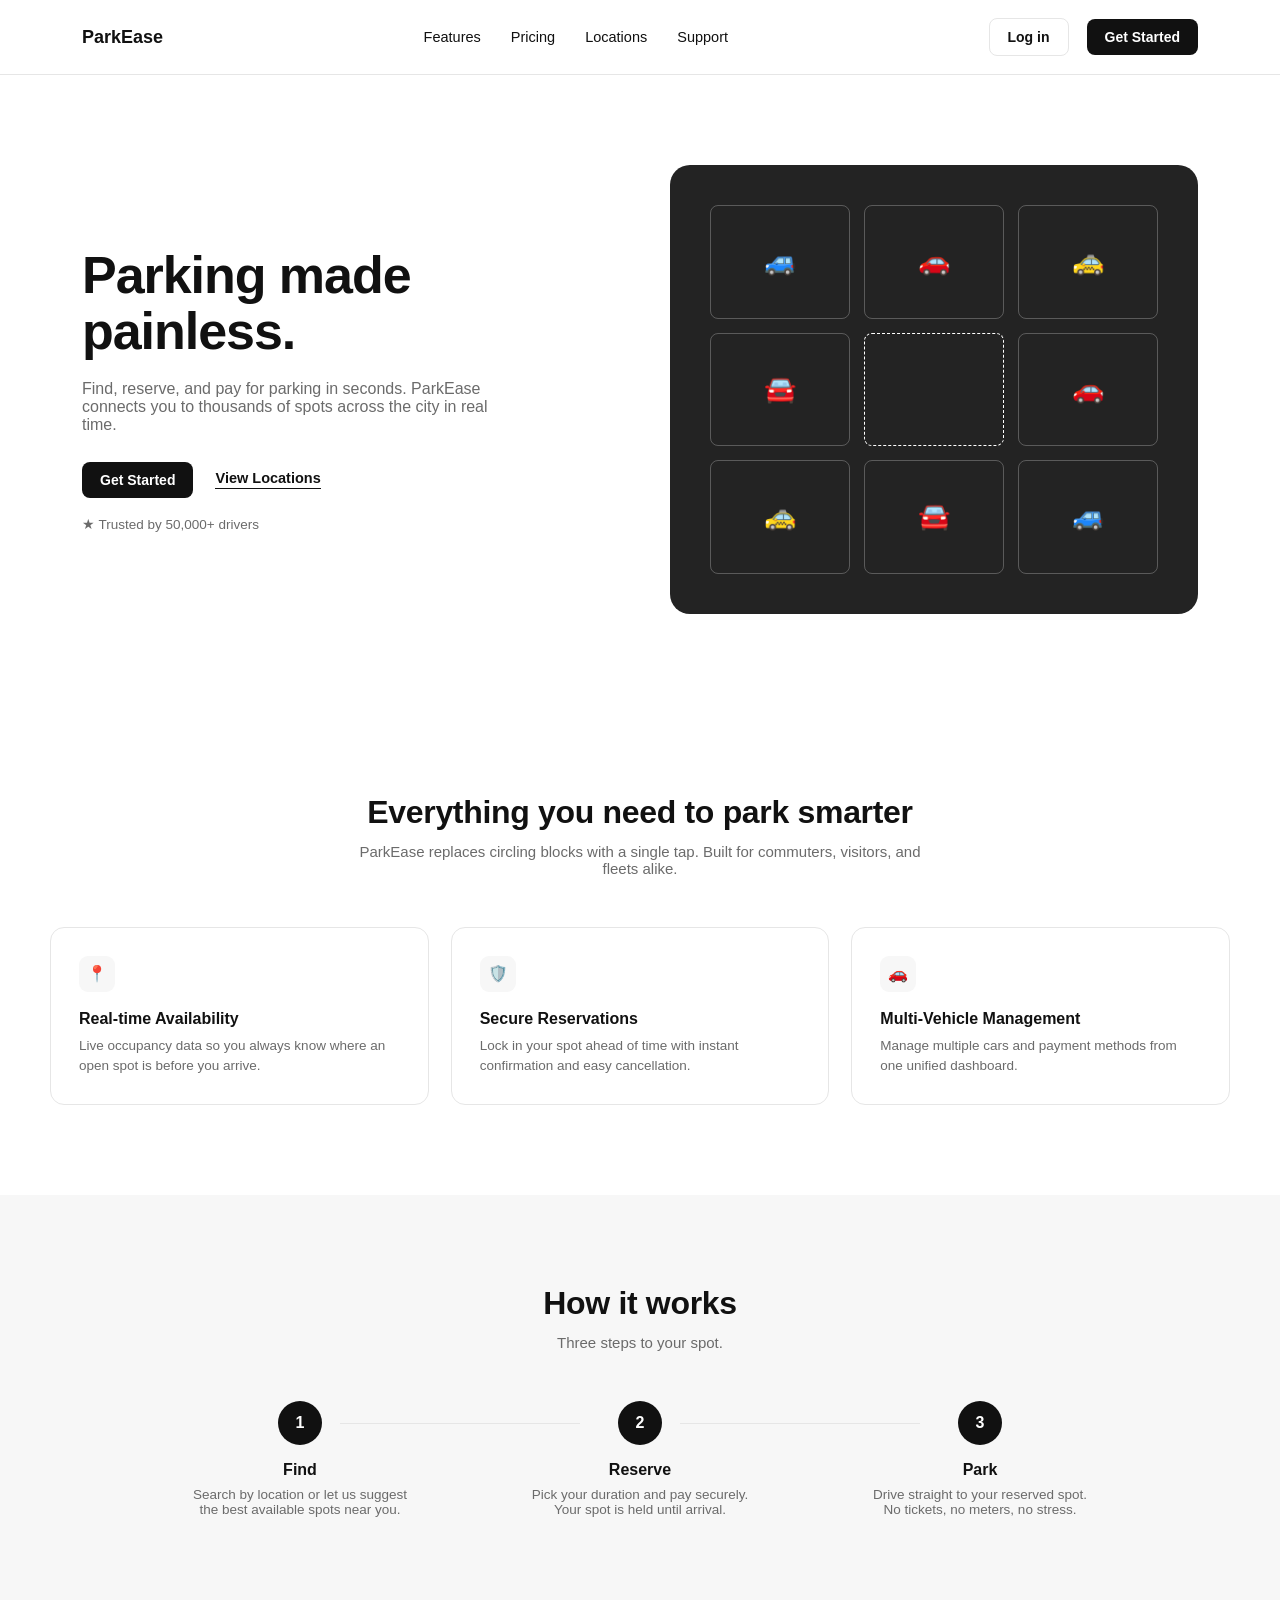
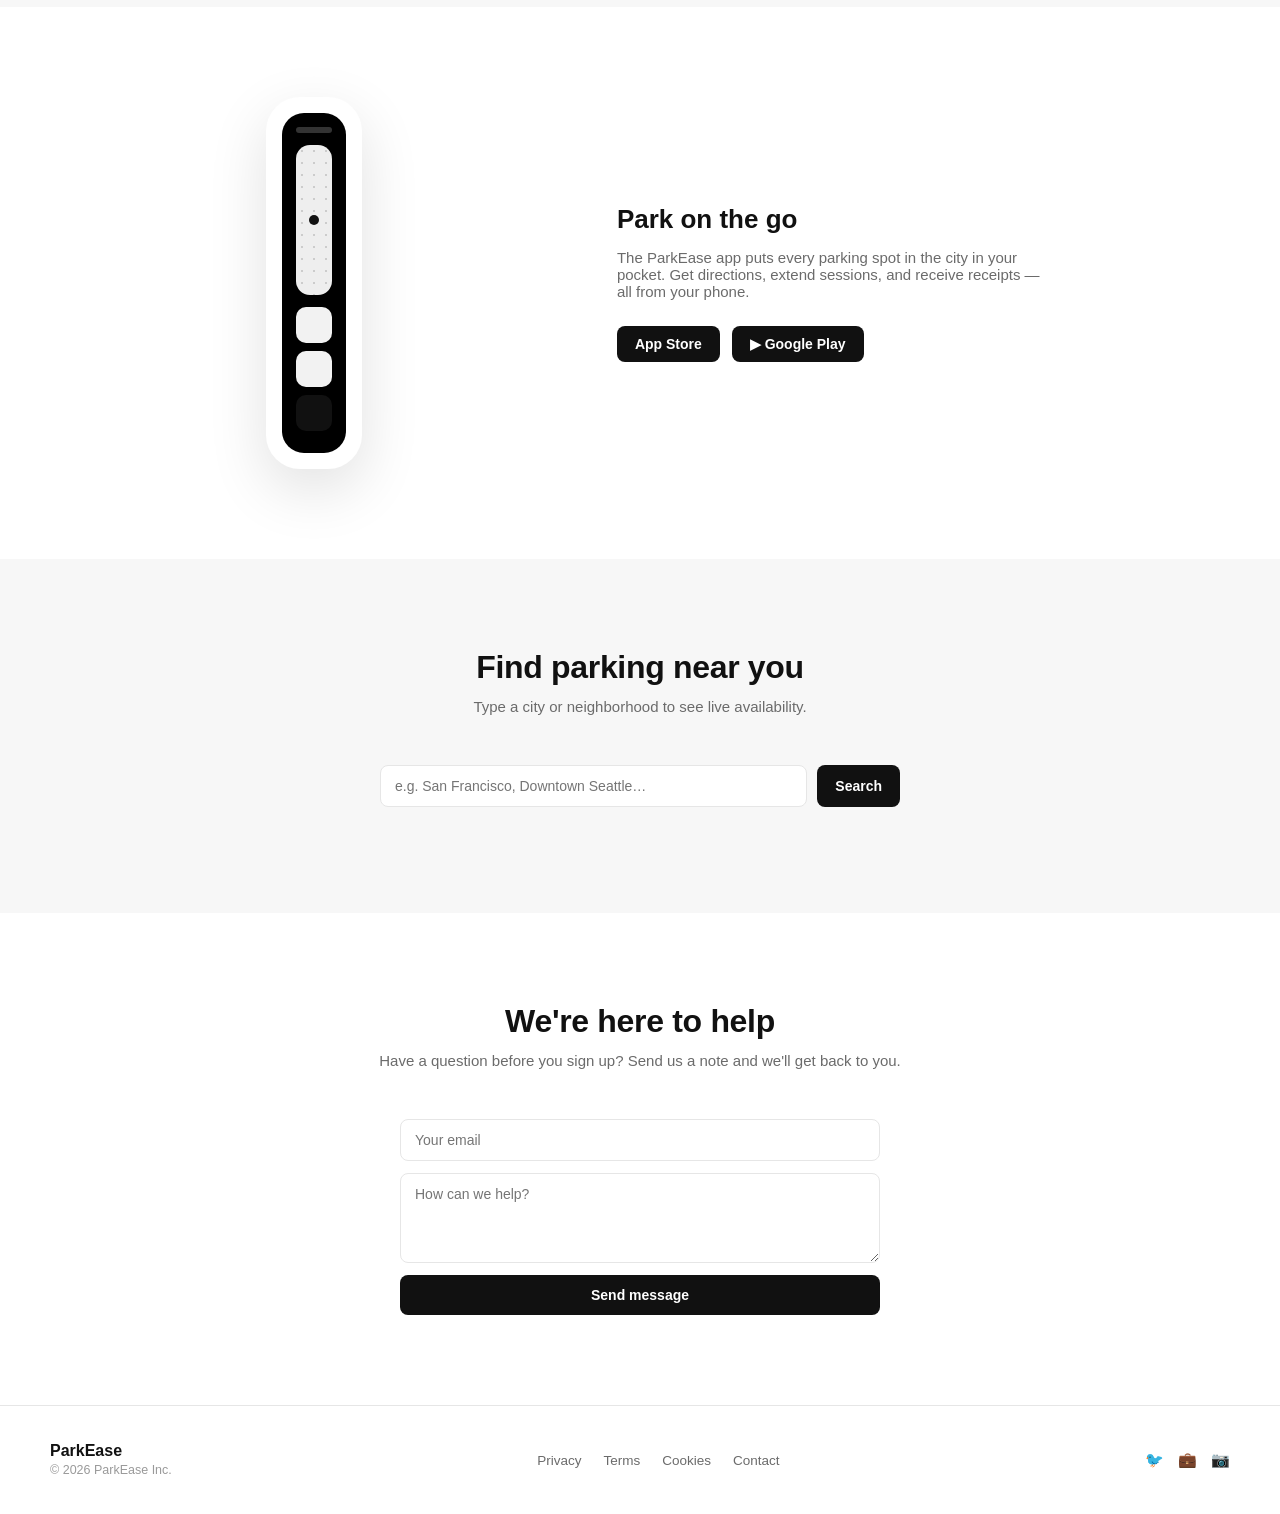
<file: index.html>
<!DOCTYPE html>
<html lang="en">
<head>
<meta charset="UTF-8" />
<meta name="viewport" content="width=device-width, initial-scale=1.0" />
<title>ParkEase — Parking made painless</title>
<style>
  :root{
    --text:#111; --muted:#6b6b6b; --faint:#9a9a9a; --border:#e6e6e6; --bg:#fff; --bg-soft:#f7f7f7;
    font-family:-apple-system,BlinkMacSystemFont,"Segoe UI",Roboto,Helvetica,Arial,sans-serif;
  }
  *{box-sizing:border-box;}
  html{scroll-behavior:smooth;}
  body{margin:0;color:var(--text);background:var(--bg);}
  a{color:inherit;text-decoration:none;}
  .wrap{max-width:1180px;margin:0 auto;padding:0 32px;}

  /* Nav */
  header.site{position:sticky;top:0;background:#fff;border-bottom:1px solid var(--border);z-index:20;}
  .navbar{display:flex;align-items:center;justify-content:space-between;padding:18px 32px;max-width:1180px;margin:0 auto;}
  .brand{font-weight:700;font-size:18px;}
  .navlinks{display:flex;gap:30px;font-size:14.5px;font-weight:500;}
  .navlinks a:hover{color:var(--muted);}
  .navcta{display:flex;align-items:center;gap:18px;}
  .btn-black{background:var(--text);color:#fff;border:none;padding:10px 18px;border-radius:8px;font-size:14px;font-weight:600;cursor:pointer;}
  .btn-black:hover{opacity:.88;}
  .btn-outline{background:#fff;border:1px solid var(--border);padding:10px 18px;border-radius:8px;font-size:14px;font-weight:600;cursor:pointer;}
  .btn-outline:hover{background:#f5f5f5;}
  .navtoggle{display:none;background:none;border:none;font-size:22px;cursor:pointer;}

  /* Hero */
  .hero{display:grid;grid-template-columns:1fr 1fr;gap:60px;align-items:center;padding:90px 32px;max-width:1180px;margin:0 auto;}
  .hero h1{font-size:52px;line-height:1.08;margin:0 0 20px;font-weight:800;letter-spacing:-0.02em;}
  .hero p{font-size:16px;color:var(--muted);max-width:420px;margin:0 0 28px;}
  .hero-cta{display:flex;align-items:center;gap:22px;margin-bottom:18px;}
  .link-underline{font-weight:600;font-size:14.5px;border-bottom:1.5px solid var(--text);padding-bottom:2px;}
  .trust{display:flex;align-items:center;gap:8px;font-size:13.5px;color:var(--muted);}

  .hero-art{background:#232323;border-radius:20px;padding:40px;aspect-ratio:1/0.85;display:grid;grid-template-columns:repeat(3,1fr);grid-template-rows:repeat(3,1fr);gap:14px;place-items:center;}
  .car-spot{width:100%;height:100%;border:1.5px solid rgba(255,255,255,.25);border-radius:8px;display:flex;align-items:center;justify-content:center;font-size:26px;}
  .car-spot.empty{border-style:dashed;}
  .car-spot.pulse{border-color:#fff;animation:pulse 2s infinite;}
  @keyframes pulse{0%,100%{opacity:1;}50%{opacity:.4;}}

  /* Sections */
  .section{padding:90px 32px;}
  .section.soft{background:var(--bg-soft);}
  .section-head{text-align:center;max-width:600px;margin:0 auto 50px;}
  .section-head h2{font-size:32px;margin:0 0 12px;font-weight:800;letter-spacing:-0.01em;}
  .section-head p{color:var(--muted);font-size:15px;margin:0;}

  .feature-grid{display:grid;grid-template-columns:repeat(3,1fr);gap:22px;max-width:1180px;margin:0 auto;}
  .feature-card{background:#fff;border:1px solid var(--border);border-radius:14px;padding:28px;}
  .feature-ic{width:36px;height:36px;border-radius:9px;background:var(--bg-soft);display:flex;align-items:center;justify-content:center;font-size:16px;margin-bottom:18px;}
  .feature-card h3{font-size:16px;margin:0 0 8px;}
  .feature-card p{font-size:13.5px;color:var(--muted);margin:0;line-height:1.5;}

  .steps{display:flex;justify-content:space-between;max-width:1000px;margin:0 auto;gap:20px;}
  .step{flex:1;text-align:center;position:relative;}
  .step-num{width:44px;height:44px;border-radius:50%;background:var(--text);color:#fff;display:flex;align-items:center;justify-content:center;font-weight:700;margin:0 auto 16px;}
  .step h4{margin:0 0 8px;font-size:16px;}
  .step p{font-size:13.5px;color:var(--muted);margin:0;max-width:230px;margin:0 auto;}
  .step-line{position:absolute;top:22px;left:calc(50% + 40px);right:calc(-50% + 40px);height:1px;background:var(--border);}
  .step:last-child .step-line{display:none;}

  .app-promo{display:grid;grid-template-columns:0.8fr 1fr;gap:70px;align-items:center;max-width:1180px;margin:0 auto;padding:0 32px;}
  .phone-mock{background:#fff;border-radius:34px;box-shadow:0 20px 60px rgba(0,0,0,.12);padding:16px;max-width:280px;margin:0 auto;}
  .phone-screen{background:#000;border-radius:22px;padding:14px;}
  .phone-notch{width:36px;height:6px;background:#333;border-radius:4px;margin:0 auto 12px;}
  .phone-map{background:#eee;border-radius:14px;height:150px;margin-bottom:12px;background-image:radial-gradient(circle,#ccc 1px,transparent 1px);background-size:12px 12px;position:relative;}
  .phone-map .dot{position:absolute;top:50%;left:50%;width:10px;height:10px;border-radius:50%;background:#111;transform:translate(-50%,-50%);}
  .phone-bar{height:36px;background:#f2f2f2;border-radius:10px;margin-bottom:8px;}
  .phone-bar.dark{background:#111;}
  .app-promo h3{font-size:26px;margin:0 0 14px;}
  .app-promo p{color:var(--muted);font-size:15px;margin:0 0 26px;max-width:440px;}
  .store-row{display:flex;gap:12px;}
  .store-btn{display:flex;align-items:center;gap:8px;background:var(--text);color:#fff;padding:10px 18px;border-radius:8px;font-size:14px;font-weight:600;cursor:pointer;border:none;}

  footer.site{border-top:1px solid var(--border);padding:36px 32px;}
  .footer-row{display:flex;justify-content:space-between;align-items:center;max-width:1180px;margin:0 auto;flex-wrap:wrap;gap:16px;}
  .footer-links{display:flex;gap:22px;font-size:13.5px;color:var(--muted);}
  .footer-social{display:flex;gap:14px;font-size:15px;color:var(--muted);}
  .footer-brand b{display:block;}
  .footer-brand span{font-size:12.5px;color:var(--faint);}

  /* Get Started modal (lightweight signup teaser) */
  .modal-overlay{position:fixed;inset:0;background:rgba(0,0,0,.4);display:none;align-items:center;justify-content:center;z-index:60;}
  .modal-overlay.show{display:flex;}
  .modal{background:#fff;border-radius:14px;padding:26px;max-width:380px;width:100%;text-align:center;}
  .modal h3{margin:0 0 8px;}
  .modal p{color:var(--muted);font-size:13.5px;margin:0 0 18px;}
  .modal .row{display:flex;gap:10px;}
  .modal .row button{flex:1;padding:10px;border-radius:8px;font-weight:600;font-size:13.5px;cursor:pointer;}
  .modal .row .primary{background:var(--text);color:#fff;border:none;}
  .modal .row .secondary{background:#fff;border:1px solid var(--border);}

  @media(max-width:860px){
    .navlinks{display:none;}
    .hero{grid-template-columns:1fr;padding:60px 22px;}
    .hero h1{font-size:38px;}
    .feature-grid{grid-template-columns:1fr;}
    .steps{flex-direction:column;gap:34px;}
    .step-line{display:none;}
    .app-promo{grid-template-columns:1fr;text-align:center;}
    .section{padding:60px 22px;}
  }
</style>
</head>
<body>

<header class="site">
  <div class="navbar">
    <div class="brand">ParkEase</div>
    <nav class="navlinks">
      <a href="#features">Features</a>
      <a href="#pricing">Pricing</a>
      <a href="#locations">Locations</a>
      <a href="#support">Support</a>
    </nav>
    <div class="navcta">
      <a href="login.html" class="btn-outline">Log in</a>
      <button class="btn-black" onclick="openModal('getStartedModal')">Get Started</button>
    </div>
  </div>
</header>

<section class="hero">
  <div>
    <h1>Parking made<br>painless.</h1>
    <p>Find, reserve, and pay for parking in seconds. ParkEase connects you to thousands of spots across the city in real time.</p>
    <div class="hero-cta">
      <button class="btn-black" onclick="openModal('getStartedModal')">Get Started</button>
      <a href="#locations" class="link-underline">View Locations</a>
    </div>
    <div class="trust">★ Trusted by 50,000+ drivers</div>
  </div>
  <div class="hero-art" id="heroArt"></div>
</section>

<section class="section" id="features">
  <div class="section-head">
    <h2>Everything you need to park smarter</h2>
    <p>ParkEase replaces circling blocks with a single tap. Built for commuters, visitors, and fleets alike.</p>
  </div>
  <div class="feature-grid">
    <div class="feature-card">
      <div class="feature-ic">📍</div>
      <h3>Real-time Availability</h3>
      <p>Live occupancy data so you always know where an open spot is before you arrive.</p>
    </div>
    <div class="feature-card">
      <div class="feature-ic">🛡️</div>
      <h3>Secure Reservations</h3>
      <p>Lock in your spot ahead of time with instant confirmation and easy cancellation.</p>
    </div>
    <div class="feature-card">
      <div class="feature-ic">🚗</div>
      <h3>Multi-Vehicle Management</h3>
      <p>Manage multiple cars and payment methods from one unified dashboard.</p>
    </div>
  </div>
</section>

<section class="section soft" id="how">
  <div class="section-head">
    <h2>How it works</h2>
    <p>Three steps to your spot.</p>
  </div>
  <div class="steps">
    <div class="step"><div class="step-line"></div><div class="step-num">1</div><h4>Find</h4><p>Search by location or let us suggest the best available spots near you.</p></div>
    <div class="step"><div class="step-line"></div><div class="step-num">2</div><h4>Reserve</h4><p>Pick your duration and pay securely. Your spot is held until arrival.</p></div>
    <div class="step"><div class="step-line"></div><div class="step-num">3</div><h4>Park</h4><p>Drive straight to your reserved spot. No tickets, no meters, no stress.</p></div>
  </div>
</section>

<section class="section" id="pricing">
  <div class="app-promo">
    <div class="phone-mock">
      <div class="phone-screen">
        <div class="phone-notch"></div>
        <div class="phone-map"><div class="dot" id="phoneDot"></div></div>
        <div class="phone-bar"></div>
        <div class="phone-bar"></div>
        <div class="phone-bar dark"></div>
      </div>
    </div>
    <div>
      <h3>Park on the go</h3>
      <p>The ParkEase app puts every parking spot in the city in your pocket. Get directions, extend sessions, and receive receipts — all from your phone.</p>
      <div class="store-row">
        <button class="store-btn" onclick="alert('The App Store listing isn\'t live yet — check back soon!')"> App Store</button>
        <button class="store-btn" onclick="alert('The Google Play listing isn\'t live yet — check back soon!')">▶ Google Play</button>
      </div>
    </div>
  </div>
</section>

<section class="section soft" id="locations">
  <div class="section-head">
    <h2>Find parking near you</h2>
    <p>Type a city or neighborhood to see live availability.</p>
  </div>
  <div style="max-width:520px;margin:0 auto;display:flex;gap:10px;">
    <input id="locSearch" type="text" placeholder="e.g. San Francisco, Downtown Seattle…" style="flex:1;padding:12px 14px;border:1px solid var(--border);border-radius:8px;font-size:14px;">
    <button class="btn-black" onclick="searchLocation()">Search</button>
  </div>
  <p id="locResult" style="text-align:center;color:var(--muted);font-size:13.5px;margin-top:16px;"></p>
</section>

<section class="section" id="support">
  <div class="section-head">
    <h2>We're here to help</h2>
    <p>Have a question before you sign up? Send us a note and we'll get back to you.</p>
  </div>
  <form style="max-width:480px;margin:0 auto;display:flex;flex-direction:column;gap:12px;" onsubmit="submitSupport(event)">
    <input required type="email" placeholder="Your email" style="padding:12px 14px;border:1px solid var(--border);border-radius:8px;font-size:14px;">
    <textarea required placeholder="How can we help?" rows="4" style="padding:12px 14px;border:1px solid var(--border);border-radius:8px;font-size:14px;font-family:inherit;"></textarea>
    <button class="btn-black" type="submit" style="padding:12px;">Send message</button>
  </form>
</section>

<footer class="site">
  <div class="footer-row">
    <div class="footer-brand"><b>ParkEase</b><span>© 2026 ParkEase Inc.</span></div>
    <div class="footer-links">
      <a href="#" onclick="alert('Privacy policy page coming soon.');return false;">Privacy</a>
      <a href="#" onclick="alert('Terms page coming soon.');return false;">Terms</a>
      <a href="#" onclick="alert('Cookie policy coming soon.');return false;">Cookies</a>
      <a href="#support">Contact</a>
    </div>
    <div class="footer-social">
      <span title="Twitter">🐦</span><span title="LinkedIn">💼</span><span title="Instagram">📷</span>
    </div>
  </div>
</footer>

<div class="modal-overlay" id="getStartedModal">
  <div class="modal">
    <h3>Let's get you parked</h3>
    <p>Create a free ParkEase account to reserve your first spot.</p>
    <div class="row">
      <button class="secondary" onclick="closeModal('getStartedModal')">Not now</button>
      <button class="primary" onclick="window.location.href='signup.html'">Create account</button>
    </div>
  </div>
</div>

<script>
  // Hero art: build a little lot grid, one pulsing "open" spot
  (function(){
    const cars = ["🚙","🚗","🚕","🚘"];
    const art = document.getElementById("heroArt");
    for (let i=0;i<9;i++){
      const cell = document.createElement("div");
      const isEmpty = i === 4; // center spot open
      cell.className = "car-spot" + (isEmpty ? " empty pulse" : "");
      cell.textContent = isEmpty ? "" : cars[i % cars.length];
      art.appendChild(cell);
    }
  })();

  function openModal(id){ document.getElementById(id).classList.add("show"); }
  function closeModal(id){ document.getElementById(id).classList.remove("show"); }
  document.querySelectorAll(".modal-overlay").forEach(ov=>{
    ov.addEventListener("click", e=>{ if(e.target===ov) ov.classList.remove("show"); });
  });

  function searchLocation(){
    const q = document.getElementById("locSearch").value.trim();
    const result = document.getElementById("locResult");
    if(!q){ result.textContent = "Enter a city or neighborhood to search."; return; }
    // Placeholder result until this is wired to a real locations API/backend
    const spots = Math.floor(Math.random()*40)+5;
    result.textContent = `${spots} open spots found near "${q}". Sign up to reserve one.`;
  }

  function submitSupport(e){
    e.preventDefault();
    alert("Thanks — we'll get back to you within one business day.");
    e.target.reset();
  }
</script>
</body>
</html>
</file>
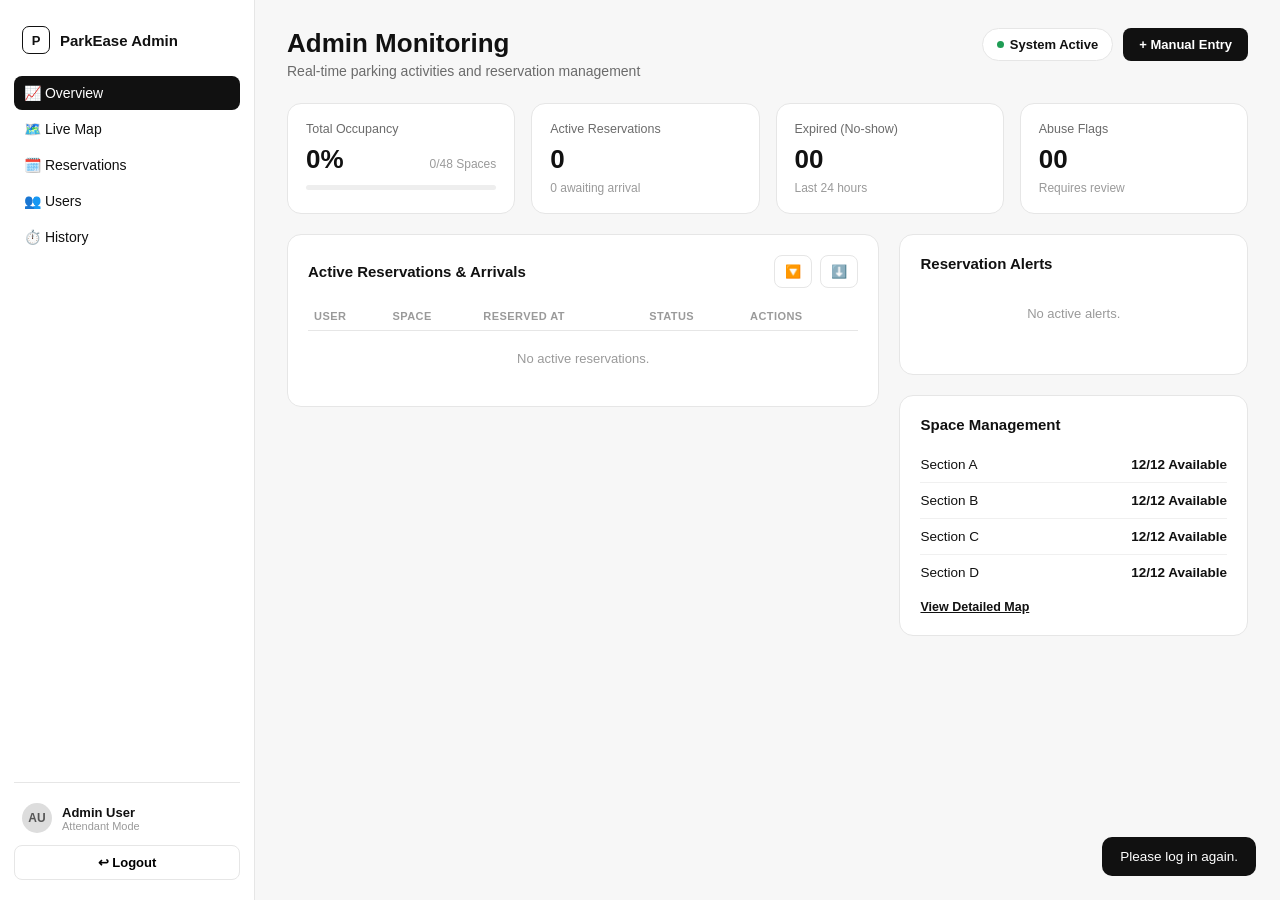
<file: dashboard.html>
<!DOCTYPE html>
<html lang="en">
<head>
<meta charset="UTF-8" />
<meta name="viewport" content="width=device-width, initial-scale=1.0" />
<title>Admin Monitoring · ParkEase Admin</title>
<style>
  :root{
    --bg:#f7f7f7; --card:#ffffff; --border:#e6e6e6; --text:#111; --muted:#6b6b6b; --faint:#9a9a9a;
    --black:#111; --green:#1f9d55; --green-bg:#eafbf0; --red:#d64545; --red-bg:#fdecec;
    --occupied:#111; --reserved:#f2b134; --available:#dcefe0;
    font-family:-apple-system,BlinkMacSystemFont,"Segoe UI",Roboto,Helvetica,Arial,sans-serif;
  }
  *{box-sizing:border-box;}
  body{margin:0;background:var(--bg);color:var(--text);display:flex;min-height:100vh;}

  /* Sidebar */
  #sidebar{width:255px;background:#fff;border-right:1px solid var(--border);display:flex;flex-direction:column;padding:20px 14px;flex-shrink:0;}
  .brand{display:flex;align-items:center;gap:10px;padding:6px 8px 22px;font-weight:700;font-size:15px;}
  .brand .logo{width:28px;height:28px;border:1.5px solid var(--text);border-radius:7px;display:flex;align-items:center;justify-content:center;font-size:13px;}
  nav.navlist{display:flex;flex-direction:column;gap:2px;}
  .navitem{display:flex;align-items:center;gap:10px;padding:9px 10px;border-radius:8px;font-size:14px;font-weight:500;color:var(--text);cursor:pointer;user-select:none;}
  .navitem:hover{background:#f2f2f2;}
  .navitem.active{background:var(--black);color:#fff;}
  .navitem .ic{width:16px;text-align:center;}
  .sidebar-bottom{margin-top:auto;border-top:1px solid var(--border);padding-top:14px;}
  .user-row{display:flex;align-items:center;gap:10px;padding:6px 8px 12px;}
  .avatar{width:30px;height:30px;border-radius:50%;background:#ddd;flex-shrink:0;display:flex;align-items:center;justify-content:center;font-size:12px;font-weight:600;color:#555;}
  .user-row .name{font-size:13px;font-weight:600;}
  .user-row .role{font-size:11px;color:var(--faint);}
  .logout-btn{width:100%;padding:9px;border:1px solid var(--border);background:#fff;border-radius:8px;font-size:13px;font-weight:600;cursor:pointer;display:flex;align-items:center;justify-content:center;gap:6px;}
  .logout-btn:hover{background:#f5f5f5;}

  /* Main */
  #main{flex:1;padding:28px 32px;overflow-x:hidden;}
  .page-header{display:flex;justify-content:space-between;align-items:flex-start;margin-bottom:24px;flex-wrap:wrap;gap:14px;}
  .page-header h1{margin:0 0 4px;font-size:26px;}
  .page-header p{margin:0;color:var(--muted);font-size:14px;}
  .header-actions{display:flex;align-items:center;gap:10px;}
  .pill{display:inline-flex;align-items:center;gap:6px;padding:8px 14px;border-radius:20px;font-size:13px;font-weight:600;border:1px solid var(--border);background:#fff;cursor:pointer;}
  .pill .dot{width:7px;height:7px;border-radius:50%;background:var(--green);}
  .pill.inactive .dot{background:var(--red);}
  .btn-black{background:var(--black);color:#fff;border:none;padding:9px 16px;border-radius:8px;font-size:13px;font-weight:600;cursor:pointer;display:inline-flex;align-items:center;gap:6px;}
  .btn-black:hover{opacity:.88;}
  .btn-ghost{background:#fff;border:1px solid var(--border);padding:8px 10px;border-radius:8px;cursor:pointer;font-size:13px;}
  .btn-ghost:hover{background:#f5f5f5;}
  .btn-text{background:none;border:none;color:var(--text);font-weight:600;font-size:12.5px;cursor:pointer;text-decoration:underline;padding:0;}

  section.page{display:none;}
  section.page.active{display:block;}

  /* Stat cards */
  .stat-grid{display:grid;grid-template-columns:repeat(4,1fr);gap:16px;margin-bottom:20px;}
  .stat-card{background:var(--card);border:1px solid var(--border);border-radius:14px;padding:18px;}
  .stat-label{font-size:12.5px;color:var(--muted);margin-bottom:8px;}
  .stat-value{font-size:26px;font-weight:700;display:flex;align-items:baseline;justify-content:space-between;}
  .stat-value .sub{font-size:12px;color:var(--faint);font-weight:400;}
  .stat-note{font-size:12px;color:var(--faint);margin-top:6px;}
  .bar-track{margin-top:10px;height:5px;border-radius:4px;background:#eee;overflow:hidden;}
  .bar-fill{height:100%;background:var(--black);}

  /* content grid */
  .grid-2col{display:grid;grid-template-columns:1.7fr 1fr;gap:20px;align-items:start;}
  .card{background:var(--card);border:1px solid var(--border);border-radius:14px;padding:20px;}
  .card-head{display:flex;justify-content:space-between;align-items:center;margin-bottom:14px;}
  .card-head h3{margin:0;font-size:15px;}
  .card-head-actions{display:flex;gap:8px;}

  table{width:100%;border-collapse:collapse;font-size:13.5px;}
  thead th{text-align:left;font-size:11px;letter-spacing:.04em;text-transform:uppercase;color:var(--faint);font-weight:600;padding:8px 6px;border-bottom:1px solid var(--border);}
  tbody td{padding:12px 6px;border-bottom:1px solid #f0f0f0;vertical-align:middle;}
  tbody tr:last-child td{border-bottom:none;}
  .userrow{display:flex;align-items:center;gap:10px;}
  .status-pill{display:inline-block;padding:4px 10px;border-radius:20px;font-size:12px;font-weight:600;}
  .status-pill.confirmed{background:var(--black);color:#fff;}
  .status-pill.awaiting{background:#eee;color:#444;}
  .status-pill.expired{background:var(--red-bg);color:var(--red);}
  .status-pill.cancelled{background:#eee;color:#999;}
  .status-pill.available{background:var(--green-bg);color:var(--green);}
  .link-action{color:var(--text);font-weight:600;font-size:13px;text-decoration:underline;cursor:pointer;background:none;border:none;padding:0;}

  .alert-item{display:flex;gap:10px;padding:12px 0;border-bottom:1px solid #f0f0f0;}
  .alert-item:last-child{border-bottom:none;}
  .alert-ic{width:26px;height:26px;border-radius:50%;background:#fdf3e0;color:#b8860b;display:flex;align-items:center;justify-content:center;flex-shrink:0;font-size:13px;}
  .alert-ic.info{background:#eaf1fb;color:#2a6fce;}
  .alert-title{font-weight:700;font-size:13.5px;margin-bottom:2px;}
  .alert-text{font-size:12.5px;color:var(--muted);margin-bottom:8px;}
  .alert-actions{display:flex;gap:8px;}
  .alert-actions button{font-size:12px;padding:6px 10px;border-radius:7px;border:1px solid var(--border);background:#fff;cursor:pointer;font-weight:600;}
  .alert-actions button:hover{background:#f5f5f5;}
  .alert-time{font-size:11px;color:var(--faint);}

  .space-row{display:flex;justify-content:space-between;align-items:center;padding:10px 0;border-bottom:1px solid #f0f0f0;font-size:13.5px;}
  .space-row:last-of-type{border-bottom:none;}
  .space-row b{font-weight:700;}

  /* live map */
  .map-legend{display:flex;gap:18px;margin-bottom:16px;font-size:13px;}
  .legend-item{display:flex;align-items:center;gap:6px;}
  .legend-swatch{width:13px;height:13px;border-radius:4px;}
  .map-section{margin-bottom:22px;}
  .map-section h4{font-size:13px;text-transform:uppercase;letter-spacing:.04em;color:var(--muted);margin:0 0 10px;}
  .space-grid{display:grid;grid-template-columns:repeat(12,1fr);gap:6px;}
  .space-cell{aspect-ratio:1;border-radius:6px;display:flex;align-items:center;justify-content:center;font-size:10px;font-weight:700;cursor:pointer;color:#fff;border:1px solid rgba(0,0,0,.05);}
  .space-cell.available{background:var(--available);color:#1f9d55;}
  .space-cell.occupied{background:var(--occupied);}
  .space-cell.reserved{background:var(--reserved);color:#5a4300;}
  .space-cell:hover{outline:2px solid #111;outline-offset:1px;}

  /* filter bar */
  .filter-bar{display:flex;gap:10px;margin-bottom:16px;flex-wrap:wrap;}
  .filter-bar select, .filter-bar input{padding:8px 10px;border-radius:8px;border:1px solid var(--border);font-size:13px;}

  /* modal */
  .modal-overlay{position:fixed;inset:0;background:rgba(0,0,0,.4);display:none;align-items:center;justify-content:center;z-index:50;}
  .modal-overlay.show{display:flex;}
  .modal{background:#fff;border-radius:14px;padding:24px;width:100%;max-width:420px;max-height:88vh;overflow:auto;}
  .modal h3{margin:0 0 14px;font-size:17px;}
  .modal .field{margin-bottom:12px;}
  .modal label{display:block;font-size:12.5px;font-weight:600;margin-bottom:5px;}
  .modal input, .modal select{width:100%;padding:9px 10px;border:1px solid var(--border);border-radius:8px;font-size:13.5px;}
  .modal-actions{display:flex;gap:10px;margin-top:18px;}
  .modal-actions button{flex:1;padding:10px;border-radius:8px;font-size:13.5px;font-weight:600;cursor:pointer;}
  .modal-actions .cancel{background:#fff;border:1px solid var(--border);}
  .modal-actions .confirm{background:var(--black);color:#fff;border:none;}

  .toast{position:fixed;bottom:24px;right:24px;background:#111;color:#fff;padding:12px 18px;border-radius:10px;font-size:13.5px;z-index:60;opacity:0;transform:translateY(10px);transition:.2s;pointer-events:none;}
  .toast.show{opacity:1;transform:translateY(0);}

  .empty{color:var(--faint);font-size:13px;padding:20px 0;text-align:center;}

  @media(max-width:900px){
    .stat-grid{grid-template-columns:repeat(2,1fr);}
    .grid-2col{grid-template-columns:1fr;}
    .space-grid{grid-template-columns:repeat(8,1fr);}
  }
</style>
</head>
<body>

<div id="sidebar">
  <div class="brand"><span class="logo">P</span> ParkEase Admin</div>
  <nav class="navlist">
    <div class="navitem active" data-section="overview">📈 Overview</div>
    <div class="navitem" data-section="map">🗺️ Live Map</div>
    <div class="navitem" data-section="reservations">🗓️ Reservations</div>
    <div class="navitem" data-section="users">👥 Users</div>
    <div class="navitem" data-section="history">⏱️ History</div>
  </nav>
  <div class="sidebar-bottom">
    <div class="user-row">
      <div class="avatar">AU</div>
      <div>
        <div class="name">Admin User</div>
        <div class="role">Attendant Mode</div>
      </div>
    </div>
    <button class="logout-btn" onclick="if(confirm('Log out?')) window.location.href='login.html'">↩ Logout</button>
  </div>
</div>

<div id="main">

  <!-- OVERVIEW -->
  <section class="page active" id="page-overview">
    <div class="page-header">
      <div>
        <h1>Admin Monitoring</h1>
        <p>Real-time parking activities and reservation management</p>
      </div>
      <div class="header-actions">
        <div class="pill" id="systemPill" onclick="toggleSystem()"><span class="dot"></span> <span id="systemPillText">System Active</span></div>
        <button class="btn-black" onclick="openManualEntry()">+ Manual Entry</button>
      </div>
    </div>

    <div class="stat-grid">
      <div class="stat-card">
        <div class="stat-label">Total Occupancy</div>
        <div class="stat-value"><span id="statOccPct">–</span> <span class="sub" id="statOccFrac"></span></div>
        <div class="bar-track"><div class="bar-fill" id="statOccBar" style="width:0%"></div></div>
      </div>
      <div class="stat-card">
        <div class="stat-label">Active Reservations</div>
        <div class="stat-value" id="statActive">–</div>
        <div class="stat-note" id="statActiveNote"></div>
      </div>
      <div class="stat-card">
        <div class="stat-label">Expired (No-show)</div>
        <div class="stat-value" id="statExpired">–</div>
        <div class="stat-note">Last 24 hours</div>
      </div>
      <div class="stat-card">
        <div class="stat-label">Abuse Flags</div>
        <div class="stat-value" id="statFlags">–</div>
        <div class="stat-note">Requires review</div>
      </div>
    </div>

    <div class="grid-2col">
      <div class="card">
        <div class="card-head">
          <h3>Active Reservations &amp; Arrivals</h3>
          <div class="card-head-actions">
            <button class="btn-ghost" title="Filter" onclick="document.getElementById('overviewFilterRow').classList.toggle('show')">🔽</button>
            <button class="btn-ghost" title="Export CSV" onclick="exportCSV()">⬇️</button>
          </div>
        </div>
        <div id="overviewFilterRow" class="filter-bar" style="display:none;">
          <select id="overviewStatusFilter" onchange="renderOverviewTable()">
            <option value="all">All statuses</option>
            <option value="confirmed">Confirmed</option>
            <option value="awaiting">Awaiting Arrival</option>
          </select>
        </div>
        <table>
          <thead><tr><th>User</th><th>Space</th><th>Reserved At</th><th>Status</th><th>Actions</th></tr></thead>
          <tbody id="overviewTableBody"></tbody>
        </table>
      </div>

      <div>
        <div class="card" style="margin-bottom:20px;">
          <div class="card-head"><h3>Reservation Alerts</h3></div>
          <div id="alertsList"></div>
        </div>
        <div class="card">
          <div class="card-head"><h3>Space Management</h3></div>
          <div id="spaceMgmtList"></div>
          <button class="btn-text" style="margin-top:10px;" onclick="goTo('map')">View Detailed Map</button>
        </div>
      </div>
    </div>
  </section>

  <!-- LIVE MAP -->
  <section class="page" id="page-map">
    <div class="page-header">
      <div><h1>Live Map</h1><p>Click a space to release, reserve, or view details</p></div>
      <div class="header-actions"><button class="btn-black" onclick="openManualEntry()">+ Manual Entry</button></div>
    </div>
    <div class="card">
      <div class="map-legend">
        <div class="legend-item"><span class="legend-swatch" style="background:var(--available)"></span> Available</div>
        <div class="legend-item"><span class="legend-swatch" style="background:var(--reserved)"></span> Reserved</div>
        <div class="legend-item"><span class="legend-swatch" style="background:var(--occupied)"></span> Occupied</div>
      </div>
      <div id="mapSections"></div>
    </div>
  </section>

  <!-- RESERVATIONS -->
  <section class="page" id="page-reservations">
    <div class="page-header">
      <div><h1>Reservations</h1><p>All reservations, current and past</p></div>
      <div class="header-actions"><button class="btn-black" onclick="openManualEntry()">+ Manual Entry</button></div>
    </div>
    <div class="card">
      <div class="filter-bar">
        <input type="text" id="resSearch" placeholder="Search by user or space…" oninput="renderReservationsTable()" style="flex:1;min-width:200px;">
        <select id="resStatusFilter" onchange="renderReservationsTable()">
          <option value="all">All statuses</option>
          <option value="confirmed">Confirmed</option>
          <option value="awaiting">Awaiting Arrival</option>
          <option value="expired">Expired</option>
          <option value="cancelled">Cancelled</option>
        </select>
        <button class="btn-ghost" onclick="exportCSV()">⬇️ Export</button>
      </div>
      <table>
        <thead><tr><th>User</th><th>Space</th><th>Reserved At</th><th>Status</th><th>Actions</th></tr></thead>
        <tbody id="reservationsTableBody"></tbody>
      </table>
    </div>
  </section>

  <!-- USERS -->
  <section class="page" id="page-users">
    <div class="page-header">
      <div><h1>Users</h1><p>Drivers and staff on ParkEase</p></div>
      <div class="header-actions"><button class="btn-black" onclick="openUserModal()">+ Add User</button></div>
    </div>
    <div class="card">
      <div class="filter-bar">
        <input type="text" id="userSearch" placeholder="Search users…" oninput="renderUsersTable()" style="flex:1;">
      </div>
      <table>
        <thead><tr><th>User</th><th>Role</th><th>Vehicle</th><th>Flags</th><th>Actions</th></tr></thead>
        <tbody id="usersTableBody"></tbody>
      </table>
    </div>
  </section>

  <!-- HISTORY -->
  <section class="page" id="page-history">
    <div class="page-header">
      <div><h1>History</h1><p>Log of admin and system actions</p></div>
    </div>
    <div class="card">
      <table>
        <thead><tr><th>Time</th><th>Event</th></tr></thead>
        <tbody id="historyTableBody"></tbody>
      </table>
    </div>
  </section>

</div>

<!-- Manual Entry Modal -->
<div class="modal-overlay" id="manualEntryModal">
  <div class="modal">
    <h3>Manual Entry</h3>
    <div class="field"><label>User name</label><input id="meUser" placeholder="e.g. Priya Nair"></div>
    <div class="field"><label>Space</label><select id="meSpace"></select></div>
    <div class="field"><label>Status</label>
      <select id="meStatus">
        <option value="confirmed">Confirmed</option>
        <option value="awaiting">Awaiting Arrival</option>
      </select>
    </div>
    <div class="modal-actions">
      <button class="cancel" onclick="closeModal('manualEntryModal')">Cancel</button>
      <button class="confirm" onclick="submitManualEntry()">Create Reservation</button>
    </div>
  </div>
</div>

<!-- Manage Reservation Modal -->
<div class="modal-overlay" id="manageModal">
  <div class="modal">
    <h3>Manage Reservation</h3>
    <div class="field"><label>User</label><input id="mgUser" disabled></div>
    <div class="field"><label>Space</label><input id="mgSpace" disabled></div>
    <div class="field"><label>Status</label>
      <select id="mgStatus">
  <option value="confirmed">Confirmed</option>
  <option value="arrived">Arrived</option>
  <option value="rejected">Rejected</option>
</select>
    </div>
    
    
    <div class="modal-actions">
      <button class="cancel" onclick="closeModal('manageModal')">Cancel</button>
      <button class="confirm" onclick="saveManage()">Save</button>
    </div>
  </div>
</div>

<!-- Add User Modal -->
<div class="modal-overlay" id="userModal">
  <div class="modal">
    <h3>Add User</h3>
    <div class="field"><label>Name</label><input id="uName" placeholder="Full name"></div>
    <div class="field"><label>Role</label>
      <select id="uRole"><option value="Driver">Driver</option><option value="Attendant">Attendant</option><option value="Admin">Admin</option></select>
    </div>
    <div class="field"><label>Vehicle</label><input id="uVehicle" placeholder="e.g. Toyota Yaris"></div>
    <div class="modal-actions">
      <button class="cancel" onclick="closeModal('userModal')">Cancel</button>
      <button class="confirm" onclick="submitUser()">Add User</button>
    </div>
  </div>
</div>

<div class="toast" id="toast"></div>

<script src="dashboard.js"></script>
</body>
</html>
</file>
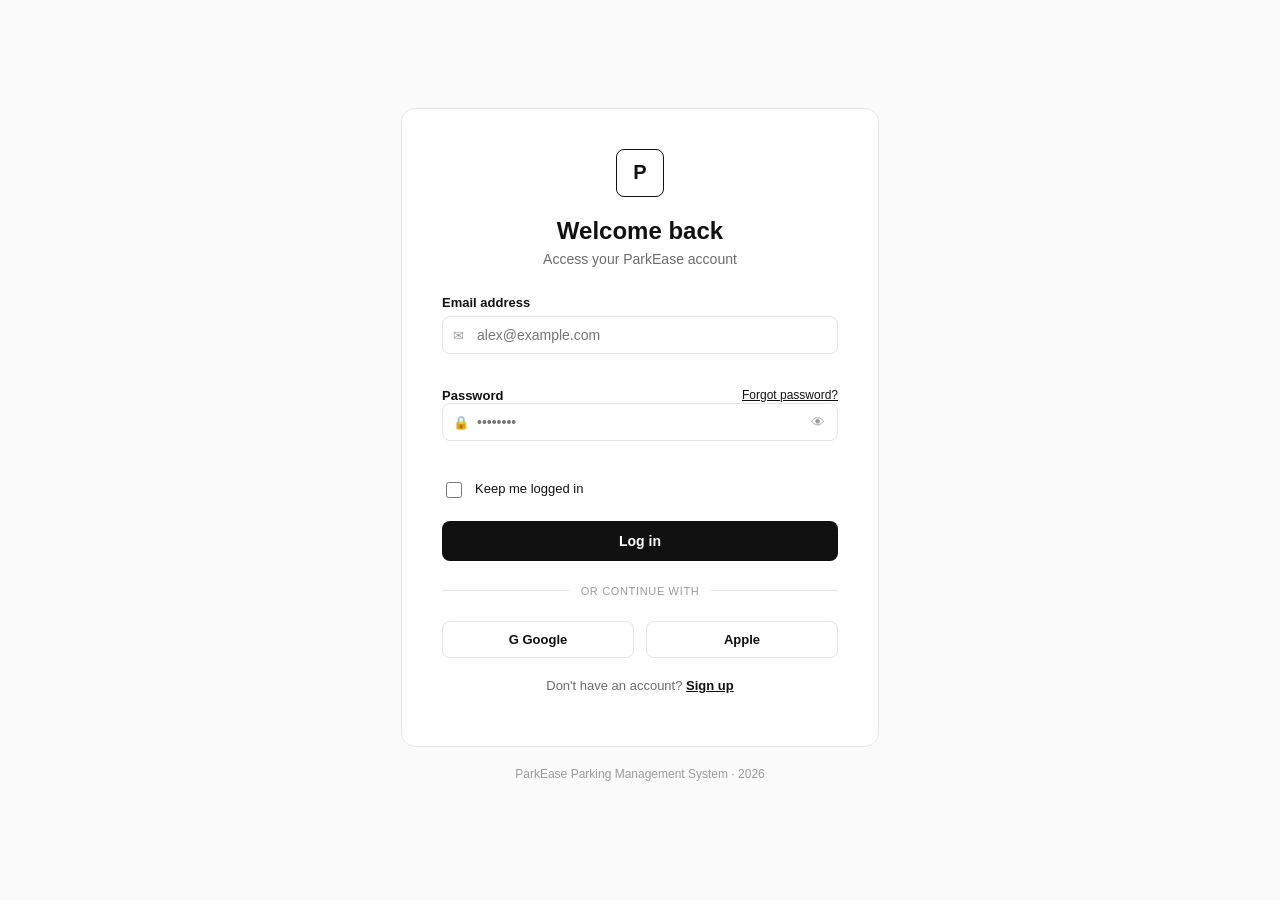
<file: login.html>
<!DOCTYPE html>
<html lang="en">
<head>
<meta charset="UTF-8" />
<meta name="viewport" content="width=device-width, initial-scale=1.0" />
<title>Welcome back · ParkEase</title>
<link rel="stylesheet" href="styles.css" />
</head>
<body>
  <div class="card">
    <div class="logo">P</div>
    <h1>Welcome back</h1>
    <p class="subtitle">Access your ParkEase account</p>

    <div id="statusBanner" class="status-banner"></div>

    <form id="loginForm" novalidate>
      <div class="field">
        <label for="email">Email address</label>
        <div class="input-wrap has-icon">
          <span class="input-icon">✉</span>
          <input type="email" id="email" name="email" placeholder="alex@example.com" autocomplete="email" required />
        </div>
        <p class="error-text" data-error-for="email"></p>
      </div>

      <div class="field">
        <div class="label-row">
          <label for="password" style="margin-bottom:0;">Password</label>
          <a href="forgot-password.html">Forgot password?</a>
        </div>
        <div class="input-wrap has-icon has-toggle">
          <span class="input-icon">🔒</span>
          <input type="password" id="password" name="password" placeholder="••••••••" autocomplete="current-password" required />
          <button type="button" class="toggle-visibility" data-toggle-for="password" aria-label="Show password">👁</button>
        </div>
        <p class="error-text" data-error-for="password"></p>
      </div>

      <div class="checkbox-row">
        <input type="checkbox" id="keepLoggedIn" name="keepLoggedIn" />
        <label for="keepLoggedIn" style="margin:0; font-weight:400;">Keep me logged in</label>
      </div>

      <button type="submit" class="btn-primary" id="submitBtn">Log in</button>
    </form>

    <div class="divider">OR CONTINUE WITH</div>

    <div class="oauth-row">
      <button type="button" class="btn-oauth" id="googleLogin">G Google</button>
      <button type="button" class="btn-oauth" id="appleLogin"> Apple</button>
    </div>

    <p class="form-footer">
      Don't have an account?
      <a href="signup.html">Sign up</a>
    </p>
  </div>

  <p class="page-footer">ParkEase Parking Management System · 2026</p>

  <script src="app-config.js"></script>
  <script src="login.js"></script>
</body>
</html>
</file>
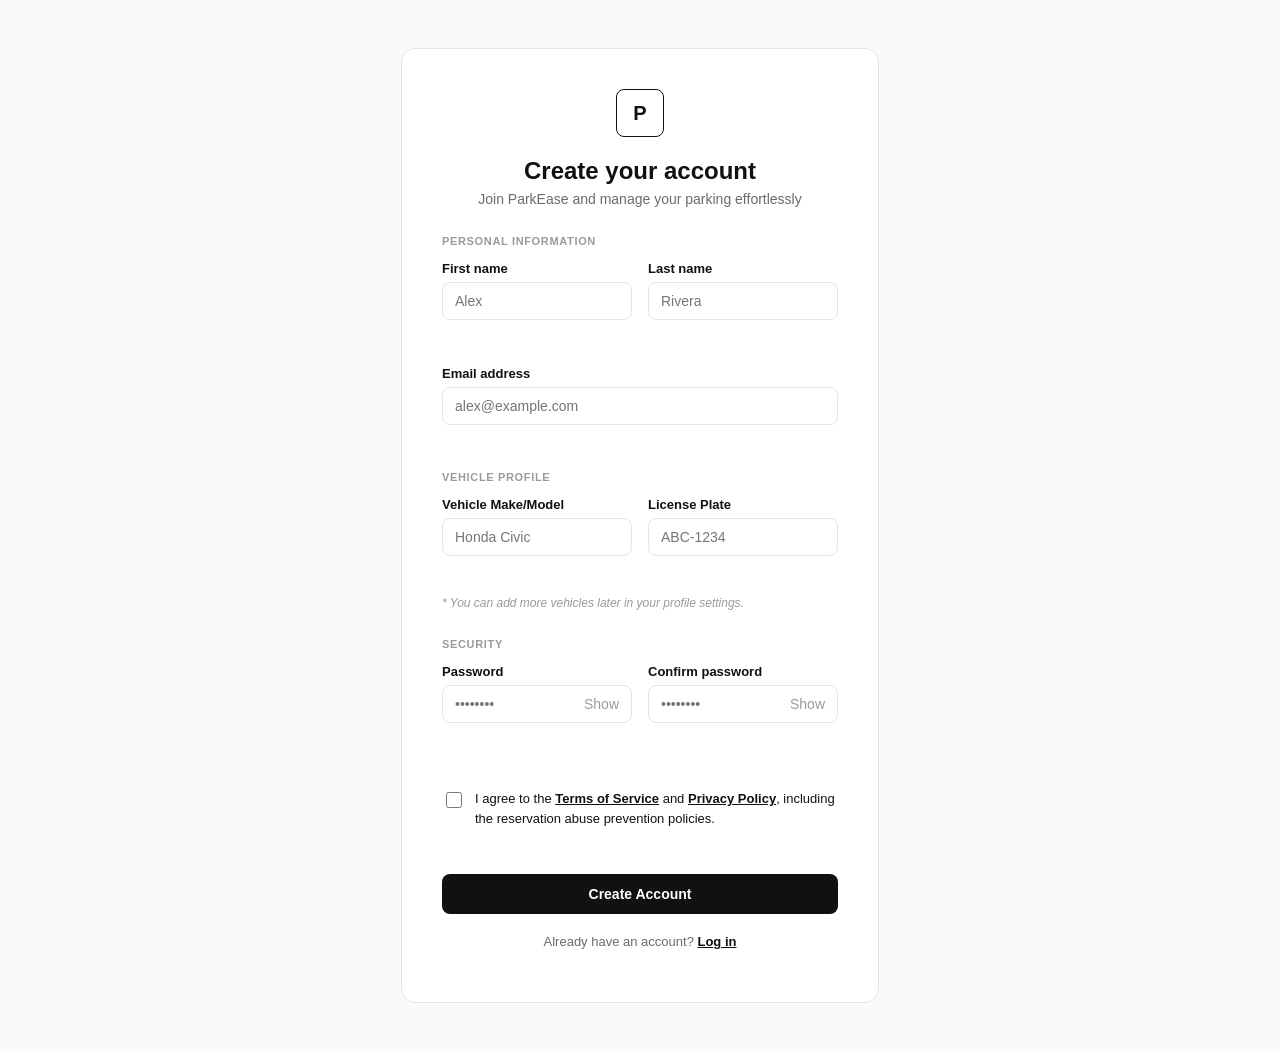
<file: signup.html>
<!DOCTYPE html>
<html lang="en">
<head>
<meta charset="UTF-8" />
<meta name="viewport" content="width=device-width, initial-scale=1.0" />
<title>Create your account · ParkEase</title>
<link rel="stylesheet" href="styles.css" />
</head>
<body>
  <div class="card">
    <div class="logo">P</div>
    <h1>Create your account</h1>
    <p class="subtitle">Join ParkEase and manage your parking effortlessly</p>

    <div id="statusBanner" class="status-banner"></div>

    <form id="signupForm" novalidate>
      <p class="section-label">Personal information</p>

      <div class="field-row">
        <div class="field">
          <label for="firstName">First name</label>
          <input type="text" id="firstName" name="firstName" placeholder="Alex" autocomplete="given-name" required />
          <p class="error-text" data-error-for="firstName"></p>
        </div>
        <div class="field">
          <label for="lastName">Last name</label>
          <input type="text" id="lastName" name="lastName" placeholder="Rivera" autocomplete="family-name" required />
          <p class="error-text" data-error-for="lastName"></p>
        </div>
      </div>

      <div class="field">
        <label for="email">Email address</label>
        <input type="email" id="email" name="email" placeholder="alex@example.com" autocomplete="email" required />
        <p class="error-text" data-error-for="email"></p>
      </div>

      <p class="section-label">Vehicle profile</p>

      <div class="field-row">
        <div class="field">
          <label for="vehicle">Vehicle Make/Model</label>
          <input type="text" id="vehicle" name="vehicle" placeholder="Honda Civic" required />
          <p class="error-text" data-error-for="vehicle"></p>
        </div>
        <div class="field">
          <label for="plate">License Plate</label>
          <input type="text" id="plate" name="plate" placeholder="ABC-1234" required />
          <p class="error-text" data-error-for="plate"></p>
        </div>
      </div>
      <p class="hint">* You can add more vehicles later in your profile settings.</p>

      <p class="section-label">Security</p>

      <div class="field-row">
        <div class="field">
          <label for="password">Password</label>
          <div class="input-wrap has-toggle">
            <input type="password" id="password" name="password" placeholder="••••••••" autocomplete="new-password" required minlength="8" />
            <button type="button" class="toggle-visibility" data-toggle-for="password" aria-label="Show password">Show</button>
          </div>
          <p class="error-text" data-error-for="password"></p>
        </div>
        <div class="field">
          <label for="confirmPassword">Confirm password</label>
          <div class="input-wrap has-toggle">
            <input type="password" id="confirmPassword" name="confirmPassword" placeholder="••••••••" autocomplete="new-password" required minlength="8" />
            <button type="button" class="toggle-visibility" data-toggle-for="confirmPassword" aria-label="Show password">Show</button>
          </div>
          <p class="error-text" data-error-for="confirmPassword"></p>
        </div>
      </div>

      <div class="checkbox-row">
        <input type="checkbox" id="terms" name="terms" required />
        <label for="terms" style="margin:0; font-weight:400;">
          I agree to the
          <a href="terms-of-service.html">Terms of Service</a>
          and
          <a href="privacy-policy.html">Privacy Policy</a>,
          including the reservation abuse prevention policies.
        </label>
      </div>
      <p class="error-text" data-error-for="terms"></p>

      <button type="submit" class="btn-primary" id="submitBtn">Create Account</button>
    </form>

    <p class="form-footer">
      Already have an account?
      <a href="login.html">Log in</a>
    </p>
  </div>

  <script src="app-config.js"></script>
  <script src="signup.js"></script>
</body>
</html>
</file>
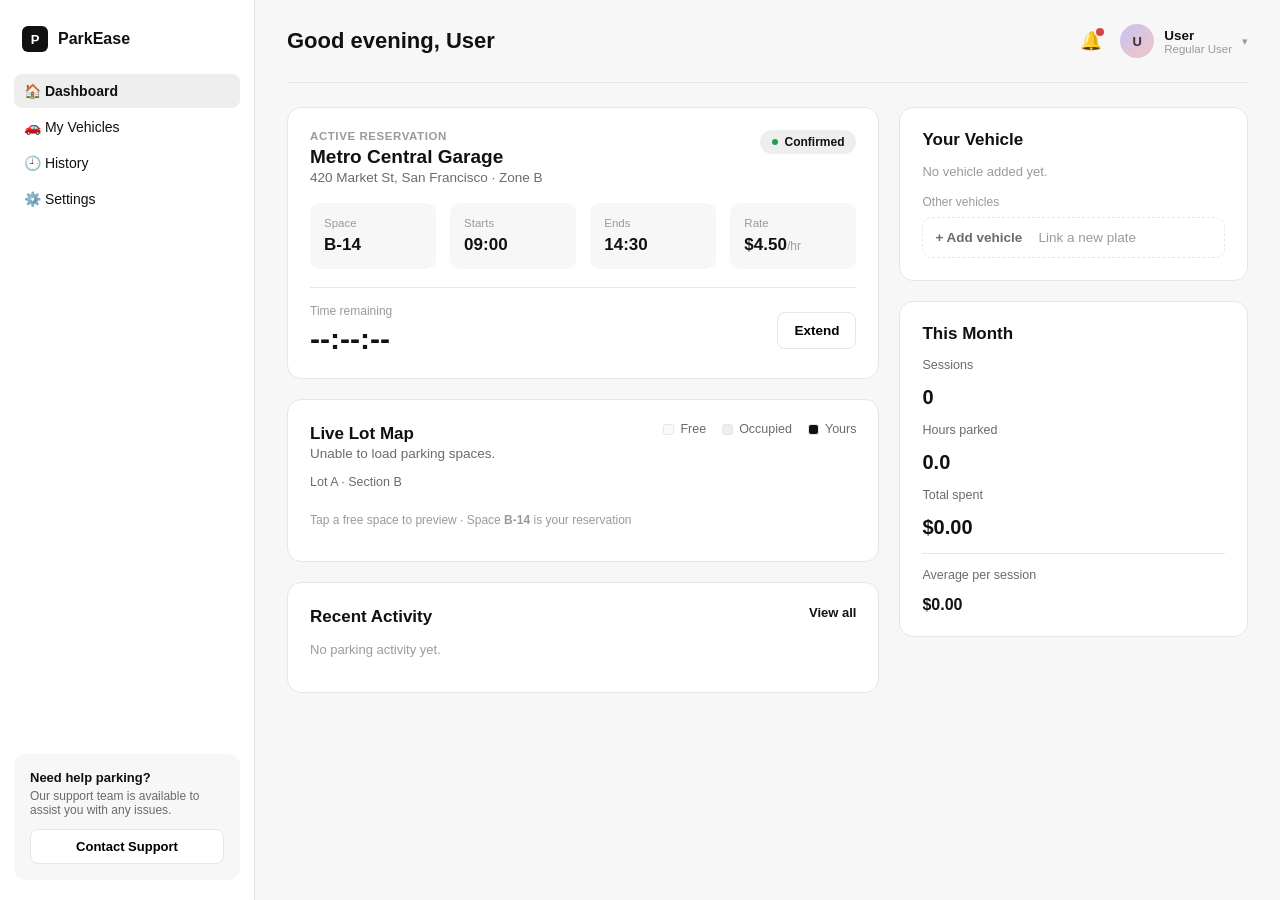
<file: user-dashboard.html>
<!DOCTYPE html>
<html lang="en">
<head>
<meta charset="UTF-8" />
<meta name="viewport" content="width=device-width, initial-scale=1.0" />
<title>Dashboard · ParkEase</title>
<style>
  :root{
    --bg:#f7f7f7; --card:#fff; --border:#e6e6e6; --text:#111; --muted:#6b6b6b; --faint:#9a9a9a;
    --black:#111; --green:#1f9d55; --green-bg:#eafbf0;
    --free:#fafafa; --occupied:#eee; --yours:#111;
    font-family:-apple-system,BlinkMacSystemFont,"Segoe UI",Roboto,Helvetica,Arial,sans-serif;
  }
  *{box-sizing:border-box;}
  body{margin:0;background:var(--bg);color:var(--text);display:flex;min-height:100vh;}

  #sidebar{width:255px;background:#fff;border-right:1px solid var(--border);display:flex;flex-direction:column;padding:20px 14px;flex-shrink:0;}
  .brand{display:flex;align-items:center;gap:10px;padding:6px 8px 22px;font-weight:700;font-size:16px;}
  .brand .logo{width:26px;height:26px;background:#111;color:#fff;border-radius:6px;display:flex;align-items:center;justify-content:center;font-size:13px;}
  nav.navlist{display:flex;flex-direction:column;gap:2px;}
  .navitem{display:flex;align-items:center;gap:10px;padding:9px 10px;border-radius:8px;font-size:14px;font-weight:500;cursor:pointer;user-select:none;}
  .navitem:hover{background:#f2f2f2;}
  .navitem.active{background:#eee;font-weight:700;}
  .support-box{margin-top:auto;background:var(--bg);border-radius:12px;padding:16px;}
  .support-box p{margin:0 0 4px;font-size:13px;font-weight:600;}
  .support-box span{display:block;font-size:12px;color:var(--muted);margin-bottom:12px;}
  .support-box button{width:100%;padding:9px;border-radius:8px;border:1px solid var(--border);background:#fff;font-size:13px;font-weight:600;cursor:pointer;}
  .support-box button:hover{background:#f5f5f5;}

  #main{flex:1;padding:0 32px 40px;overflow-x:hidden;}
  header.topbar{display:flex;justify-content:space-between;align-items:center;padding:24px 0;border-bottom:1px solid var(--border);margin-bottom:24px;position:relative;}
  header.topbar h1{font-size:22px;margin:0;font-weight:700;}
  .top-right{display:flex;align-items:center;gap:18px;position:relative;}
  .bell{position:relative;cursor:pointer;font-size:18px;}
  .bell .dot{position:absolute;top:-2px;right:-2px;width:8px;height:8px;border-radius:50%;background:#d64545;}
  .user-chip{display:flex;align-items:center;gap:10px;cursor:pointer;}
  .avatar{width:34px;height:34px;border-radius:50%;background:linear-gradient(135deg,#c9c2f0,#f2c6c6);display:flex;align-items:center;justify-content:center;font-size:13px;font-weight:700;color:#333;}
  .user-chip .name{font-size:13.5px;font-weight:700;}
  .user-chip .role{font-size:11.5px;color:var(--faint);}

  .dropdown{position:absolute;top:calc(100% + 8px);background:#fff;border:1px solid var(--border);border-radius:10px;box-shadow:0 8px 24px rgba(0,0,0,.08);min-width:210px;display:none;z-index:30;overflow:hidden;}
  .dropdown.show{display:block;}
  .dropdown a, .dropdown .ddi{display:block;padding:10px 14px;font-size:13.5px;cursor:pointer;color:var(--text);}
  .dropdown a:hover, .dropdown .ddi:hover{background:#f5f5f5;}
  .dropdown .ddi.muted{color:var(--muted);font-size:12.5px;cursor:default;}
  #bellDropdown{right:120px;width:280px;}
  #userDropdown{right:0;}

  section.page{display:none;}
  section.page.active{display:block;}

  .grid-2col{display:grid;grid-template-columns:1.7fr 1fr;gap:20px;align-items:start;}
  .card{background:var(--card);border:1px solid var(--border);border-radius:14px;padding:22px;}
  .card + .card{margin-top:20px;}
  .card-eyebrow{font-size:11.5px;letter-spacing:.05em;text-transform:uppercase;color:var(--faint);font-weight:600;margin-bottom:4px;}
  .card-title-row{display:flex;justify-content:space-between;align-items:flex-start;}
  .card-title-row h2{margin:2px 0 2px;font-size:19px;}
  .card-title-row .addr{color:var(--muted);font-size:13.5px;margin:0;}
  .status-pill{padding:5px 12px;border-radius:20px;font-size:12px;font-weight:600;background:#eee;display:flex;align-items:center;gap:6px;}
  .status-pill .dot{width:6px;height:6px;border-radius:50%;background:var(--green);}

  .stat-boxes{display:grid;grid-template-columns:repeat(4,1fr);gap:14px;margin:18px 0;}
  .stat-box{background:var(--bg);border-radius:10px;padding:14px;}
  .stat-box .lbl{font-size:11.5px;color:var(--faint);margin-bottom:6px;}
  .stat-box .val{font-size:17px;font-weight:700;}

  .remaining-row{display:flex;justify-content:space-between;align-items:center;border-top:1px solid var(--border);padding-top:16px;}
  .remaining-row .lbl{font-size:12px;color:var(--faint);margin-bottom:4px;}
  .remaining-row .val{font-size:30px;font-weight:800;font-variant-numeric:tabular-nums;}
  .btn-outline{background:#fff;border:1px solid var(--border);padding:10px 16px;border-radius:8px;font-size:13.5px;font-weight:600;cursor:pointer;}
  .btn-outline:hover{background:#f5f5f5;}
  .btn-black{background:var(--black);color:#fff;border:none;padding:10px 16px;border-radius:8px;font-size:13.5px;font-weight:600;cursor:pointer;}
  .btn-black:hover{opacity:.88;}
  .btn-black:disabled{opacity:.5;cursor:not-allowed;}

  .vehicle-row{display:flex;align-items:center;gap:12px;padding:12px;background:var(--bg);border-radius:10px;margin-bottom:10px;}
  .vehicle-ic{width:36px;height:36px;border-radius:8px;background:#fff;border:1px solid var(--border);display:flex;align-items:center;justify-content:center;font-size:16px;}
  .vehicle-row b{font-size:13.5px;display:block;}
  .vehicle-row span{font-size:12px;color:var(--muted);}
  .vehicle-row .rm{margin-left:auto;background:none;border:none;color:var(--faint);cursor:pointer;font-size:13px;}
  .add-vehicle-row{display:flex;align-items:center;gap:12px;padding:12px;border:1px dashed var(--border);border-radius:10px;cursor:pointer;color:var(--muted);font-size:13.5px;font-weight:600;}
  .add-vehicle-row:hover{background:var(--bg);}

  .map-legend{display:flex;gap:16px;font-size:12.5px;color:var(--muted);}
  .legend-item{display:flex;align-items:center;gap:6px;}
  .legend-swatch{width:11px;height:11px;border-radius:3px;border:1px solid var(--border);}
  .legend-swatch.free{background:var(--free);}
  .legend-swatch.occupied{background:var(--occupied);}
  .legend-swatch.yours{background:var(--yours);}
  .lot-label{font-size:12.5px;color:var(--muted);margin:14px 0 10px;}
  .space-grid{display:grid;grid-template-columns:repeat(8,1fr);gap:8px;}
  .space-cell{aspect-ratio:1;border-radius:6px;display:flex;align-items:center;justify-content:center;font-size:12px;font-weight:600;cursor:pointer;background:var(--free);color:#bbb;border:1px solid var(--border);}
  .space-cell.occupied{background:var(--occupied);color:#aaa;cursor:default;}
  .space-cell.yours{background:var(--yours);color:#fff;cursor:default;}
  .map-hint{font-size:12px;color:var(--faint);margin-top:14px;}

  .this-month-row{display:flex;justify-content:space-between;align-items:baseline;margin-bottom:14px;}
  .this-month-row .lbl{font-size:12.5px;color:var(--muted);}
  .this-month-row .val{font-size:20px;font-weight:700;}
  .this-month-row .note{font-size:11.5px;color:var(--faint);}
  .divider{border-top:1px solid var(--border);margin:14px 0;}

  .activity-row{display:flex;align-items:center;gap:12px;padding:12px 0;border-bottom:1px solid #f0f0f0;}
  .activity-row:last-child{border-bottom:none;}
  .activity-check{width:26px;height:26px;border-radius:50%;background:var(--bg);display:flex;align-items:center;justify-content:center;font-size:12px;flex-shrink:0;}
  .activity-row b{font-size:13.5px;display:block;}
  .activity-row span{font-size:12px;color:var(--muted);}
  .activity-price{margin-left:auto;font-weight:700;font-size:13.5px;}

  table{width:100%;border-collapse:collapse;font-size:13.5px;}
  thead th{text-align:left;font-size:11px;letter-spacing:.04em;text-transform:uppercase;color:var(--faint);font-weight:600;padding:8px 6px;border-bottom:1px solid var(--border);}
  tbody td{padding:12px 6px;border-bottom:1px solid #f0f0f0;}

  .modal-overlay{position:fixed;inset:0;background:rgba(0,0,0,.4);display:none;align-items:center;justify-content:center;z-index:50;}
  .modal-overlay.show{display:flex;}
  .modal{background:#fff;border-radius:14px;padding:24px;width:100%;max-width:400px;}
  .modal h3{margin:0 0 6px;}
  .modal .sub{color:var(--muted);font-size:13px;margin:0 0 16px;}
  .modal .field{margin-bottom:12px;}
  .modal label{display:block;font-size:12.5px;font-weight:600;margin-bottom:5px;}
  .modal input, .modal select{width:100%;padding:9px 10px;border:1px solid var(--border);border-radius:8px;font-size:13.5px;}
  .modal-actions{display:flex;gap:10px;margin-top:16px;}
  .modal-actions button{flex:1;padding:10px;border-radius:8px;font-weight:600;font-size:13.5px;cursor:pointer;}
  .modal-actions .cancel{background:#fff;border:1px solid var(--border);}
  .modal-actions .confirm{background:var(--black);color:#fff;border:none;}

  .toast{position:fixed;bottom:24px;right:24px;background:#111;color:#fff;padding:12px 18px;border-radius:10px;font-size:13.5px;z-index:60;opacity:0;transform:translateY(10px);transition:.2s;pointer-events:none;}
  .toast.show{opacity:1;transform:translateY(0);}

  .settings-row{display:flex;justify-content:space-between;align-items:center;padding:14px 0;border-bottom:1px solid #f0f0f0;}
  .settings-row:last-child{border-bottom:none;}
  .toggle{width:40px;height:22px;border-radius:20px;background:#ddd;position:relative;cursor:pointer;flex-shrink:0;}
  .toggle.on{background:#111;}
  .toggle .knob{position:absolute;top:2px;left:2px;width:18px;height:18px;border-radius:50%;background:#fff;transition:.15s;}
  .toggle.on .knob{left:20px;}

  @media(max-width:900px){
    .grid-2col{grid-template-columns:1fr;}
    .stat-boxes{grid-template-columns:repeat(2,1fr);}
    .space-grid{grid-template-columns:repeat(6,1fr);}
  }
</style>
</head>
<body>

<div id="sidebar">
  <div class="brand"><span class="logo">P</span> ParkEase</div>
  <nav class="navlist">
    <div class="navitem active" data-section="dashboard">🏠 Dashboard</div>
    <div class="navitem" data-section="vehicles">🚗 My Vehicles</div>
    <div class="navitem" data-section="history">🕘 History</div>
    <div class="navitem" data-section="settings">⚙️ Settings</div>
  </nav>
  <div class="support-box">
    <p>Need help parking?</p>
    <span>Our support team is available to assist you with any issues.</span>
    <button onclick="openModal('supportModal')">Contact Support</button>
  </div>
</div>

<div id="main">
  <header class="topbar">
    <h1 id="greeting">Welcome to ParkEase</h1>

    <div class="top-right">
      <div class="bell" onclick="toggleDropdown('bellDropdown')">
        🔔<span class="dot" id="bellDot"></span>
      </div>

      <div class="user-chip" onclick="toggleDropdown('userDropdown')">
        <div class="avatar" id="profileInitials">U</div>

        <div>
          <div class="name" id="profileName">User</div>
          <div class="role" id="profileRole">Regular User</div>
        </div>

        <span style="font-size:11px;color:var(--faint);">▾</span>
      </div>

      <div class="dropdown" id="bellDropdown"></div>

      <div class="dropdown" id="userDropdown">
        <div class="ddi" onclick="goTo('settings');toggleDropdown('userDropdown')">
          Profile &amp; Settings
        </div>

        <div class="ddi" onclick="openModal('supportModal');toggleDropdown('userDropdown')">
          Help &amp; Support
        </div>

        <a href="login.html">Log out</a>
      </div>
    </div>
  </header>

  <!-- DASHBOARD -->
  <section class="page active" id="page-dashboard">
    <div class="grid-2col">
      <div>
        <div class="card">
          <div class="card-title-row">
            <div>
              <div class="card-eyebrow">Active Reservation</div>
              <h2>Metro Central Garage</h2>
              <p class="addr">420 Market St, San Francisco · Zone B</p>
            </div>
            <div class="status-pill" id="resStatusPill"><span class="dot"></span> Confirmed</div>
          </div>

          <div class="stat-boxes">
            <div class="stat-box"><div class="lbl">Space</div><div class="val" id="resSpace">B-14</div></div>
            <div class="stat-box"><div class="lbl">Starts</div><div class="val">09:00</div></div>
            <div class="stat-box"><div class="lbl">Ends</div><div class="val" id="resEnds">14:30</div></div>
            <div class="stat-box"><div class="lbl">Rate</div><div class="val">$4.50<span style="font-size:12px;font-weight:400;color:var(--faint);">/hr</span></div></div>
          </div>

          <div class="remaining-row">
            <div>
              <div class="lbl">Time remaining</div>
              <div class="val" id="timeRemaining">--:--:--</div>
            </div>
            <div style="display:flex;gap:10px;">
              <button class="btn-outline" onclick="extendReservation()">Extend</button>
              <button class="btn-black" id="confirmArrivalBtn" onclick="confirmArrival()">Confirm Arrival</button>
            </div>
          </div>
        </div>

        <div class="card">
          <div class="card-title-row" style="margin-bottom:4px;">
            <div>
              <h2 style="font-size:17px;">Live Lot Map</h2>
              <p class="addr" id="mapSummary">Metro Central Garage</p>
            </div>
            <div class="map-legend">
              <div class="legend-item"><span class="legend-swatch free"></span> Free</div>
              <div class="legend-item"><span class="legend-swatch occupied"></span> Occupied</div>
              <div class="legend-item"><span class="legend-swatch yours"></span> Yours</div>
            </div>
          </div>
          <div class="lot-label">Lot A · Section B</div>
          <div class="space-grid" id="lotGrid"></div>
          <p class="map-hint">Tap a free space to preview · Space <b id="yourSpaceLabel">B-14</b> is your reservation</p>
        </div>

        <div class="card">
          <div class="card-title-row" style="margin-bottom:4px;">
            <h2 style="font-size:17px;">Recent Activity</h2>
            <span class="link-action" style="font-weight:600;font-size:13px;cursor:pointer;" onclick="goTo('history')">View all</span>
          </div>
          <div id="recentActivityList"></div>
        </div>
      </div>

      <div>
        <div class="card">
          <h2 style="font-size:17px;margin:0 0 14px;">Your Vehicle</h2>
          <div id="primaryVehicleBox"></div>
          <p style="font-size:12px;color:var(--faint);margin:16px 0 8px;">Other vehicles</p>
          <div id="otherVehiclesBox"></div>
          <div class="add-vehicle-row" onclick="openModal('vehicleModal')">+ Add vehicle <span style="font-weight:400;color:var(--faint);margin-left:4px;">Link a new plate</span></div>
        </div>

        <div class="card">
          <h2 style="font-size:17px;margin:0 0 14px;">This Month</h2>
          <div class="this-month-row"><span class="lbl">Sessions</span></div>
          <div class="val" id="statSessions" style="font-size:20px;font-weight:700;margin-bottom:14px;"></div>
          <div class="this-month-row"><span class="lbl">Hours parked</span></div>
          <div class="val" id="statHours" style="font-size:20px;font-weight:700;margin-bottom:14px;"></div>
          <div class="this-month-row"><span class="lbl">Total spent</span></div>
          <div class="val" id="statSpent" style="font-size:20px;font-weight:700;margin-bottom:14px;"></div>
          <div class="divider"></div>
          <div class="this-month-row">
            <span class="lbl">Average per session</span>
          </div>
          <div class="val" id="statAvg" style="font-size:16px;font-weight:700;"></div>
        </div>
      </div>
    </div>
  </section>

  <!-- VEHICLES -->
  <section class="page" id="page-vehicles">
    <div class="card">
      <div class="card-title-row" style="margin-bottom:14px;">
        <h2 style="font-size:19px;">My Vehicles</h2>
        <button class="btn-black" onclick="openModal('vehicleModal')">+ Add vehicle</button>
      </div>
      <div id="allVehiclesList"></div>
    </div>
  </section>

  <!-- HISTORY -->
  <section class="page" id="page-history">
    <div class="card">
      <h2 style="font-size:19px;margin:0 0 14px;">Parking History</h2>
      <table>
        <thead><tr><th>Location</th><th>Date</th><th>Duration</th><th>Space / Meter</th><th>Total</th></tr></thead>
        <tbody id="historyTableBody"></tbody>
      </table>
    </div>
  </section>

  <!-- SETTINGS -->
  <section class="page" id="page-settings">
    <div class="card" style="max-width:520px;">
      <h2 style="font-size:19px;margin:0 0 16px;">Settings</h2>
      <div class="field" style="margin-bottom:14px;">
        <label style="font-size:12.5px;font-weight:600;display:block;margin-bottom:5px;">Full name</label>
        <input id="setName" type="text" value="Daniel Whitman" style="width:100%;padding:9px 10px;border:1px solid var(--border);border-radius:8px;font-size:13.5px;">
      </div>
      <div class="field" style="margin-bottom:14px;">
        <label style="font-size:12.5px;font-weight:600;display:block;margin-bottom:5px;">Email</label>
        <input id="setEmail" type="email" value="daniel.whitman@example.com" style="width:100%;padding:9px 10px;border:1px solid var(--border);border-radius:8px;font-size:13.5px;">
      </div>
      <div class="settings-row">
        <span>Email notifications</span>
        <div class="toggle on" id="toggleEmail" onclick="this.classList.toggle('on')"><div class="knob"></div></div>
      </div>
      <div class="settings-row">
        <span>SMS reminders</span>
        <div class="toggle" id="toggleSms" onclick="this.classList.toggle('on')"><div class="knob"></div></div>
      </div>
      <button class="btn-black" style="margin-top:18px;" onclick="saveSettings()">Save changes</button>
    </div>
  </section>
</div>

<!-- Space preview modal -->
<div class="modal-overlay" id="spaceModal">
  <div class="modal">
    <h3 id="spaceModalTitle">Space</h3>
    <p class="sub" id="spaceModalSub">Metro Central Garage · Lot A, Section B</p>
    <div class="modal-actions">
      <button class="cancel" onclick="closeModal('spaceModal')">Close</button>
      <button class="confirm" onclick="reserveFromMap()">Reserve this spot</button>
    </div>
  </div>
</div>

<!-- Add vehicle modal -->
<div class="modal-overlay" id="vehicleModal">
  <div class="modal">
    <h3>Add a vehicle</h3>
    <div class="field"><label>Make &amp; model</label><input id="vMakeModel" placeholder="e.g. Subaru Outback"></div>
    <div class="field"><label>License plate</label><input id="vPlate" placeholder="e.g. 4XPL-882"></div>
    <div class="field"><label>Type</label>
      <select id="vType"><option>Gas</option><option>EV</option><option>Hybrid</option></select>
    </div>
    <div class="modal-actions">
      <button class="cancel" onclick="closeModal('vehicleModal')">Cancel</button>
      <button class="confirm" onclick="submitVehicle()">Add vehicle</button>
    </div>
  </div>
</div>

<!-- Support modal -->
<div class="modal-overlay" id="supportModal">
  <div class="modal">
    <h3>Contact Support</h3>
    <p class="sub">Tell us what's going on and we'll follow up by email.</p>
    <div class="field"><label>Message</label><input id="supportMsg" placeholder="I'm having trouble with…"></div>
    <div class="modal-actions">
      <button class="cancel" onclick="closeModal('supportModal')">Cancel</button>
      <button class="confirm" onclick="submitSupport()">Send</button>
    </div>
  </div>
</div>

<div class="toast" id="toast"></div>

<script src="user-dashboard.js"></script>
</body>
</html>
</file>
<file: styles.css>
:root {
  --bg: #fafafa;
  --card-bg: #ffffff;
  --border: #e5e5e5;
  --text: #111111;
  --text-muted: #6b6b6b;
  --text-faint: #9a9a9a;
  --accent: #111111;
  --accent-text: #ffffff;
  --error: #d64545;
  --radius: 14px;
  --radius-sm: 8px;
  font-family: -apple-system, BlinkMacSystemFont, "Segoe UI", Roboto, Helvetica, Arial, sans-serif;
}

* {
  box-sizing: border-box;
}

body {
  margin: 0;
  min-height: 100vh;
  display: flex;
  flex-direction: column;
  align-items: center;
  justify-content: center;
  background: var(--bg);
  color: var(--text);
  padding: 48px 16px;
}

.card {
  width: 100%;
  max-width: 478px;
  background: var(--card-bg);
  border: 1px solid var(--border);
  border-radius: var(--radius);
  padding: 40px;
}

.logo {
  width: 48px;
  height: 48px;
  border: 1.5px solid var(--text);
  border-radius: var(--radius-sm);
  display: flex;
  align-items: center;
  justify-content: center;
  font-weight: 700;
  font-size: 20px;
  margin: 0 auto 20px;
}

h1 {
  text-align: center;
  font-size: 24px;
  font-weight: 700;
  margin: 0 0 6px;
}

.subtitle {
  text-align: center;
  color: var(--text-muted);
  font-size: 14px;
  margin: 0 0 28px;
}

.section-label {
  font-size: 11px;
  font-weight: 600;
  letter-spacing: 0.06em;
  color: var(--text-faint);
  text-transform: uppercase;
  margin: 28px 0 14px;
}

.section-label:first-of-type {
  margin-top: 0;
}

.field-row {
  display: flex;
  gap: 16px;
}

.field {
  flex: 1;
  margin-bottom: 16px;
}

label {
  display: block;
  font-size: 13px;
  font-weight: 600;
  margin-bottom: 6px;
}

.label-row {
  display: flex;
  justify-content: space-between;
  align-items: center;
}

.label-row a {
  font-size: 12px;
  font-weight: 500;
  color: var(--text);
}

.input-wrap {
  position: relative;
}

input[type="text"],
input[type="email"],
input[type="password"] {
  width: 100%;
  padding: 10px 12px;
  font-size: 14px;
  border: 1px solid var(--border);
  border-radius: var(--radius-sm);
  background: #fff;
  color: var(--text);
  outline: none;
  transition: border-color 0.15s ease;
}

.input-wrap.has-icon input {
  padding-left: 34px;
}

.input-wrap.has-icon input,
.input-wrap.has-toggle input {
  padding-right: 34px;
}

input:focus {
  border-color: var(--text);
}

input.invalid {
  border-color: var(--error);
}

.input-icon {
  position: absolute;
  left: 11px;
  top: 50%;
  transform: translateY(-50%);
  color: var(--text-faint);
  font-size: 13px;
  pointer-events: none;
}

.toggle-visibility {
  position: absolute;
  right: 9px;
  top: 50%;
  transform: translateY(-50%);
  background: none;
  border: none;
  cursor: pointer;
  color: var(--text-faint);
  font-size: 14px;
  padding: 4px;
  line-height: 1;
}

.error-text {
  color: var(--error);
  font-size: 12px;
  margin-top: 4px;
  min-height: 14px;
}

.hint {
  font-size: 12px;
  color: var(--text-faint);
  font-style: italic;
  margin: -6px 0 0;
}

.checkbox-row {
  display: flex;
  align-items: flex-start;
  gap: 10px;
  margin: 20px 0;
  font-size: 13px;
  color: var(--text);
  line-height: 1.5;
}

.checkbox-row input {
  margin-top: 3px;
  width: 16px;
  height: 16px;
  flex-shrink: 0;
  accent-color: var(--text);
}

.checkbox-row a {
  color: var(--text);
  font-weight: 600;
}

.btn-primary {
  width: 100%;
  padding: 12px;
  background: var(--accent);
  color: var(--accent-text);
  border: none;
  border-radius: var(--radius-sm);
  font-size: 14px;
  font-weight: 600;
  cursor: pointer;
  transition: opacity 0.15s ease;
}

.btn-primary:hover {
  opacity: 0.88;
}

.btn-primary:disabled {
  opacity: 0.5;
  cursor: not-allowed;
}

.form-footer {
  text-align: center;
  margin-top: 20px;
  font-size: 13px;
  color: var(--text-muted);
}

.form-footer a {
  color: var(--text);
  font-weight: 600;
  display: inline-block;
}

.divider {
  display: flex;
  align-items: center;
  gap: 12px;
  margin: 24px 0;
  font-size: 11px;
  letter-spacing: 0.06em;
  color: var(--text-faint);
}

.divider::before,
.divider::after {
  content: "";
  flex: 1;
  height: 1px;
  background: var(--border);
}

.oauth-row {
  display: flex;
  gap: 12px;
}

.btn-oauth {
  flex: 1;
  display: flex;
  align-items: center;
  justify-content: center;
  gap: 8px;
  padding: 10px;
  border: 1px solid var(--border);
  border-radius: var(--radius-sm);
  background: #fff;
  font-size: 13px;
  font-weight: 600;
  cursor: pointer;
  color: var(--text);
}

.btn-oauth:hover {
  background: #f5f5f5;
}

.page-footer {
  text-align: center;
  color: var(--text-faint);
  font-size: 12px;
  margin-top: 20px;
}

.status-banner {
  font-size: 13px;
  padding: 10px 12px;
  border-radius: var(--radius-sm);
  margin-bottom: 16px;
  display: none;
}

.status-banner.show {
  display: block;
}

.status-banner.error {
  background: #fdecec;
  color: var(--error);
  border: 1px solid #f6c6c6;
}

.status-banner.success {
  background: #eafbea;
  color: #237a23;
  border: 1px solid #bfe8bf;
}
</file>
